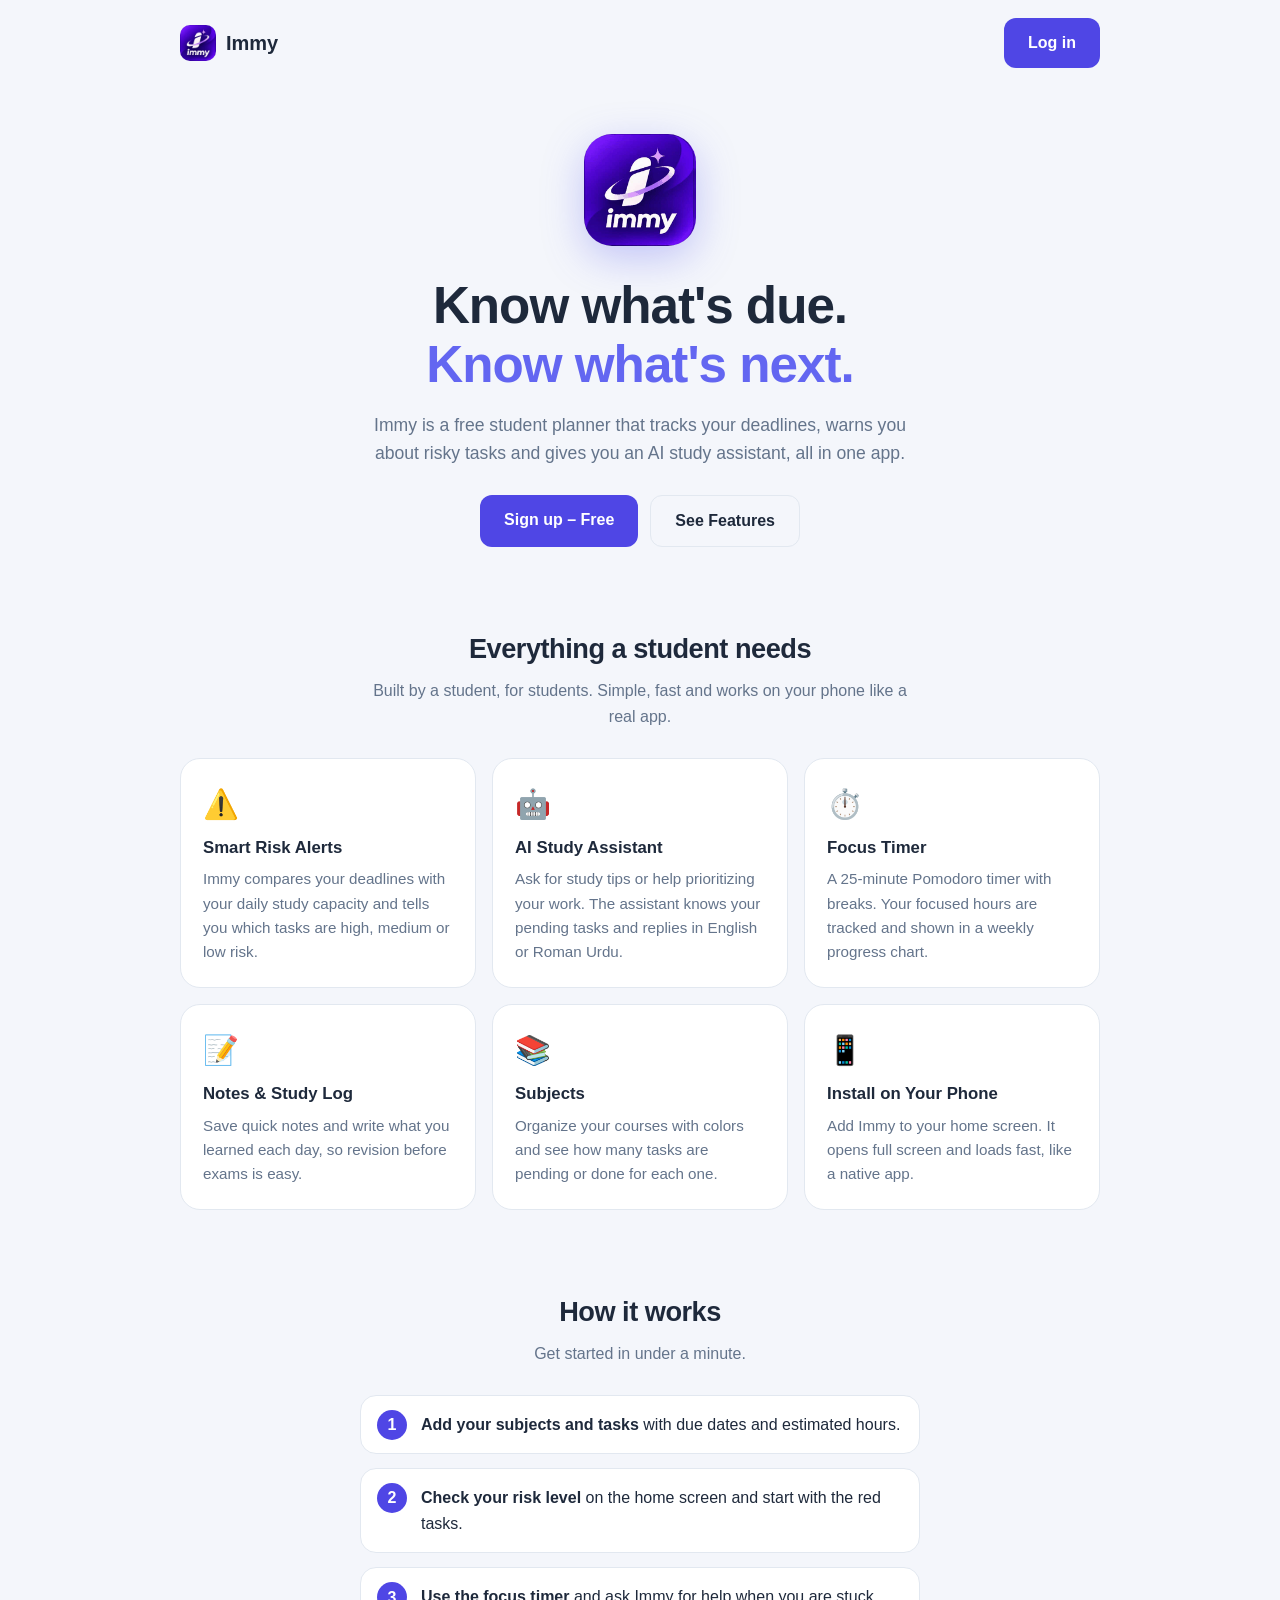
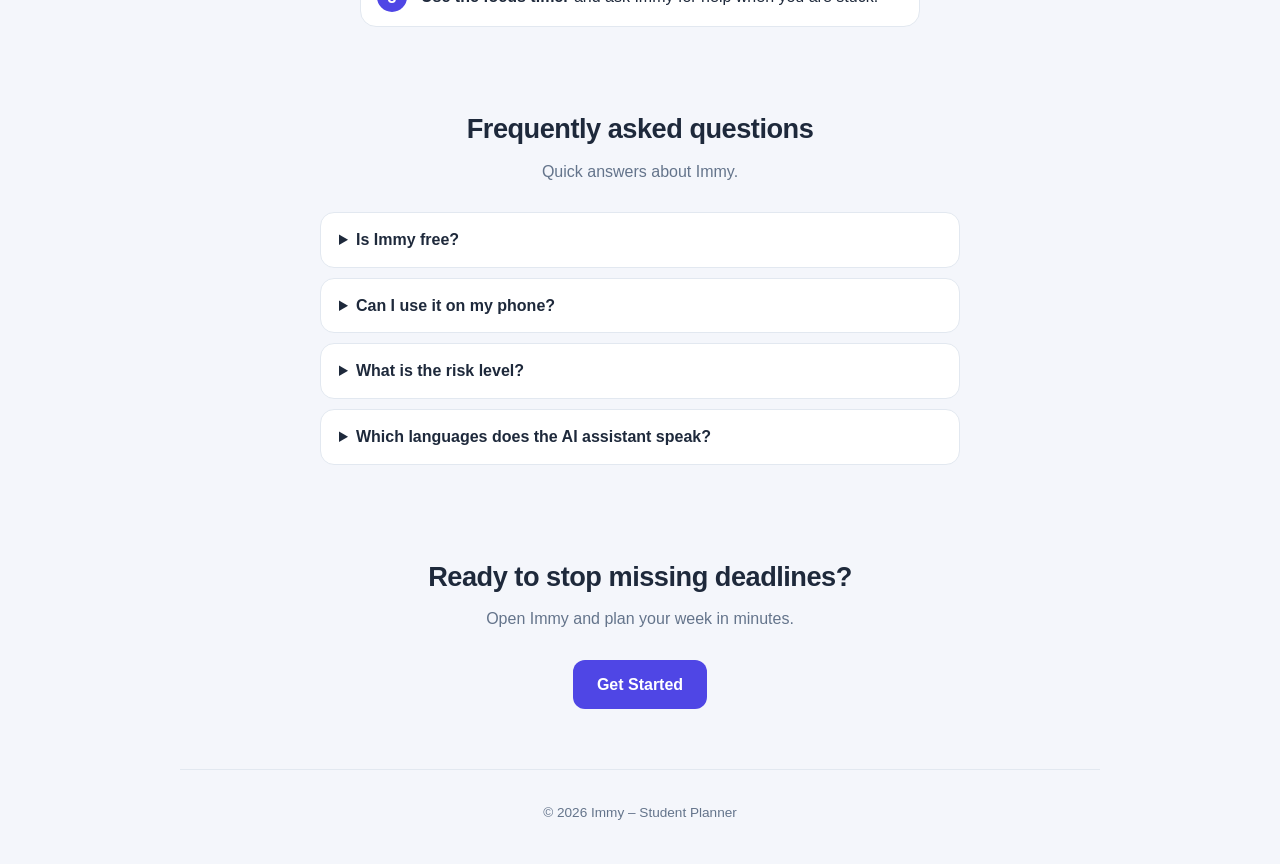
<file: index.html>
<!DOCTYPE html>
<html lang="en">
<head>
  <meta charset="UTF-8">
  <meta name="viewport" content="width=device-width, initial-scale=1.0, viewport-fit=cover">
  <!-- Installed app ya logged-in user: seedha app mein (login khud aa jayega). Google ko landing page dikhta hai -->
  <script>
    (function () {
      try {
        var standalone = (window.matchMedia && window.matchMedia('(display-mode: standalone)').matches) || window.navigator.standalone;
        var loggedIn = Object.keys(localStorage).some(function (k) { return /^sb-.*-auth-token$/.test(k); });
        if (standalone || loggedIn) location.replace('app.html');
      } catch (e) {}
    })();
  </script>
  <title>Immy – Free Student Planner with AI Study Assistant</title>
  <meta name="description" content="Immy is a free student planner app. Track assignments and deadlines, see your risk level, use a focus timer, keep notes and chat with an AI study assistant.">
  <meta name="keywords" content="student planner, study planner app, assignment tracker, deadline tracker, pomodoro timer, AI study assistant, homework planner">
  <meta name="author" content="Immy">
  <meta name="robots" content="index, follow, max-image-preview:large">
  <meta name="theme-color" content="#6366f1">
  <link rel="canonical" href="https://immy-student-planner.vercel.app/">

  <!-- Open Graph / WhatsApp / Facebook -->
  <meta property="og:type" content="website">
  <meta property="og:site_name" content="Immy">
  <meta property="og:title" content="Immy – Free Student Planner with AI Study Assistant">
  <meta property="og:description" content="Know what's due. Know what's next. Deadlines, focus timer, notes and an AI study buddy in one free app.">
  <meta property="og:url" content="https://immy-student-planner.vercel.app/">
  <meta property="og:image" content="https://immy-student-planner.vercel.app/og-image.png">
  <meta property="og:image:width" content="1200">
  <meta property="og:image:height" content="630">

  <!-- Twitter -->
  <meta name="twitter:card" content="summary_large_image">
  <meta name="twitter:title" content="Immy – Free Student Planner with AI Study Assistant">
  <meta name="twitter:description" content="Know what's due. Know what's next.">
  <meta name="twitter:image" content="https://immy-student-planner.vercel.app/og-image.png">

  <link rel="manifest" href="manifest.json">
  <link rel="icon" type="image/png" sizes="192x192" href="icon-192.png">
  <link rel="apple-touch-icon" href="apple-touch-icon.png">

  <!-- Structured data for Google -->
  <script type="application/ld+json">
  {
    "@context": "https://schema.org",
    "@type": "WebApplication",
    "name": "Immy – Student Planner",
    "url": "https://immy-student-planner.vercel.app/",
    "applicationCategory": "EducationalApplication",
    "operatingSystem": "Any (Web, Android, iOS, Windows)",
    "description": "A free student planner with deadline risk detection, focus timer, notes, study log and an AI study assistant.",
    "image": "https://immy-student-planner.vercel.app/og-image.png",
    "offers": { "@type": "Offer", "price": "0", "priceCurrency": "USD" }
  }
  </script>

  <style>
    :root{
      --bg:#f4f6fb; --text:#1e293b; --muted:#64748b; --card:#ffffff;
      --primary:#6366f1; --primary-dark:#4f46e5; --border:#e2e8f0; --accent:#ec4899;
    }
    @media (prefers-color-scheme: dark){
      :root{ --bg:#0f172a; --text:#f8fafc; --muted:#94a3b8; --card:#1e293b; --border:#334155; --primary:#818cf8; --primary-dark:#6366f1; }
    }
    *{margin:0;padding:0;box-sizing:border-box}
    html{scroll-behavior:smooth}
    body{
      font-family:-apple-system,BlinkMacSystemFont,"Segoe UI",Roboto,Helvetica,Arial,sans-serif;
      background:var(--bg); color:var(--text); line-height:1.6;
      padding-top:env(safe-area-inset-top,0px); padding-bottom:env(safe-area-inset-bottom,0px);
    }
    .wrap{max-width:960px;margin:0 auto;padding:0 20px}
    header.top{display:flex;justify-content:space-between;align-items:center;padding:18px 0}
    .brand{display:flex;align-items:center;gap:10px;font-weight:800;font-size:1.25rem;text-decoration:none;color:var(--text)}
    .brand img{border-radius:10px}
    .btn{display:inline-block;background:var(--primary-dark);color:#fff;text-decoration:none;font-weight:700;padding:12px 24px;border-radius:12px}
    .btn:hover{opacity:.92}
    .btn.ghost{background:transparent;color:var(--text);border:1px solid var(--border)}
    .hero{text-align:center;padding:48px 0 40px}
    .hero img{border-radius:28px;box-shadow:0 12px 40px rgba(99,102,241,.35);margin-bottom:24px}
    h1{font-size:clamp(2rem,6vw,3.2rem);line-height:1.15;letter-spacing:-1px;font-weight:800}
    h1 span{color:var(--primary)}
    .hero p.sub{max-width:560px;margin:16px auto 28px;color:var(--muted);font-size:1.1rem}
    .cta{display:flex;gap:12px;justify-content:center;flex-wrap:wrap}
    section{padding:40px 0}
    h2{font-size:1.7rem;font-weight:800;letter-spacing:-.5px;margin-bottom:8px;text-align:center}
    .lead{color:var(--muted);text-align:center;max-width:560px;margin:0 auto 28px}
    .grid{display:grid;grid-template-columns:repeat(auto-fit,minmax(240px,1fr));gap:16px}
    .card{background:var(--card);border:1px solid var(--border);border-radius:20px;padding:22px}
    .card h3{font-size:1.05rem;margin-bottom:6px}
    .card p{color:var(--muted);font-size:.95rem}
    .emoji{font-size:1.8rem;display:block;margin-bottom:8px}
    .steps{counter-reset:s;display:grid;gap:14px;max-width:560px;margin:0 auto}
    .steps li{list-style:none;counter-increment:s;background:var(--card);border:1px solid var(--border);border-radius:16px;padding:16px 16px 16px 60px;position:relative}
    .steps li::before{content:counter(s);position:absolute;left:16px;top:14px;width:30px;height:30px;border-radius:50%;background:var(--primary-dark);color:#fff;display:flex;align-items:center;justify-content:center;font-weight:800}
    details{background:var(--card);border:1px solid var(--border);border-radius:14px;padding:14px 18px;margin-bottom:10px}
    summary{cursor:pointer;font-weight:700}
    details p{color:var(--muted);margin-top:8px}
    footer{text-align:center;color:var(--muted);font-size:.85rem;padding:32px 0 40px;border-top:1px solid var(--border);margin-top:20px}
  </style>
</head>
<body>
  <div class="wrap">
    <header class="top">
      <a class="brand" href="/"><img src="icon-192.png" alt="Immy logo" width="36" height="36">Immy</a>
      <a class="btn" href="login.html">Log in</a>
    </header>

    <main>
      <div class="hero">
        <img src="icon-192.png" alt="Immy student planner app icon" width="112" height="112" fetchpriority="high">
        <h1>Know what's due.<br><span>Know what's next.</span></h1>
        <p class="sub">Immy is a free student planner that tracks your deadlines, warns you about risky tasks and gives you an AI study assistant, all in one app.</p>
        <div class="cta">
          <a class="btn" href="login.html">Sign up – Free</a>
          <a class="btn ghost" href="#features">See Features</a>
        </div>
      </div>

      <section id="features">
        <h2>Everything a student needs</h2>
        <p class="lead">Built by a student, for students. Simple, fast and works on your phone like a real app.</p>
        <div class="grid">
          <article class="card"><span class="emoji">⚠️</span><h3>Smart Risk Alerts</h3><p>Immy compares your deadlines with your daily study capacity and tells you which tasks are high, medium or low risk.</p></article>
          <article class="card"><span class="emoji">🤖</span><h3>AI Study Assistant</h3><p>Ask for study tips or help prioritizing your work. The assistant knows your pending tasks and replies in English or Roman Urdu.</p></article>
          <article class="card"><span class="emoji">⏱️</span><h3>Focus Timer</h3><p>A 25-minute Pomodoro timer with breaks. Your focused hours are tracked and shown in a weekly progress chart.</p></article>
          <article class="card"><span class="emoji">📝</span><h3>Notes &amp; Study Log</h3><p>Save quick notes and write what you learned each day, so revision before exams is easy.</p></article>
          <article class="card"><span class="emoji">📚</span><h3>Subjects</h3><p>Organize your courses with colors and see how many tasks are pending or done for each one.</p></article>
          <article class="card"><span class="emoji">📱</span><h3>Install on Your Phone</h3><p>Add Immy to your home screen. It opens full screen and loads fast, like a native app.</p></article>
        </div>
      </section>

      <section>
        <h2>How it works</h2>
        <p class="lead">Get started in under a minute.</p>
        <ol class="steps">
          <li><strong>Add your subjects and tasks</strong> with due dates and estimated hours.</li>
          <li><strong>Check your risk level</strong> on the home screen and start with the red tasks.</li>
          <li><strong>Use the focus timer</strong> and ask Immy for help when you are stuck.</li>
        </ol>
      </section>

      <section>
        <h2>Frequently asked questions</h2>
        <p class="lead">Quick answers about Immy.</p>
        <div style="max-width:640px;margin:0 auto">
          <details><summary>Is Immy free?</summary><p>Yes, Immy is free for students.</p></details>
          <details><summary>Can I use it on my phone?</summary><p>Yes. Open Immy in your browser and choose "Add to Home Screen" or "Install app". It then works like a normal app.</p></details>
          <details><summary>What is the risk level?</summary><p>Immy checks how many hours a task needs against the days left and your daily study capacity. Tasks that do not fit are marked high risk.</p></details>
          <details><summary>Which languages does the AI assistant speak?</summary><p>English and Roman Urdu.</p></details>
        </div>
      </section>

      <section style="text-align:center">
        <h2>Ready to stop missing deadlines?</h2>
        <p class="lead">Open Immy and plan your week in minutes.</p>
        <a class="btn" href="login.html">Get Started</a>
      </section>
    </main>

    <footer>© 2026 Immy – Student Planner</footer>
  </div>
</body>
</html>
</file>
